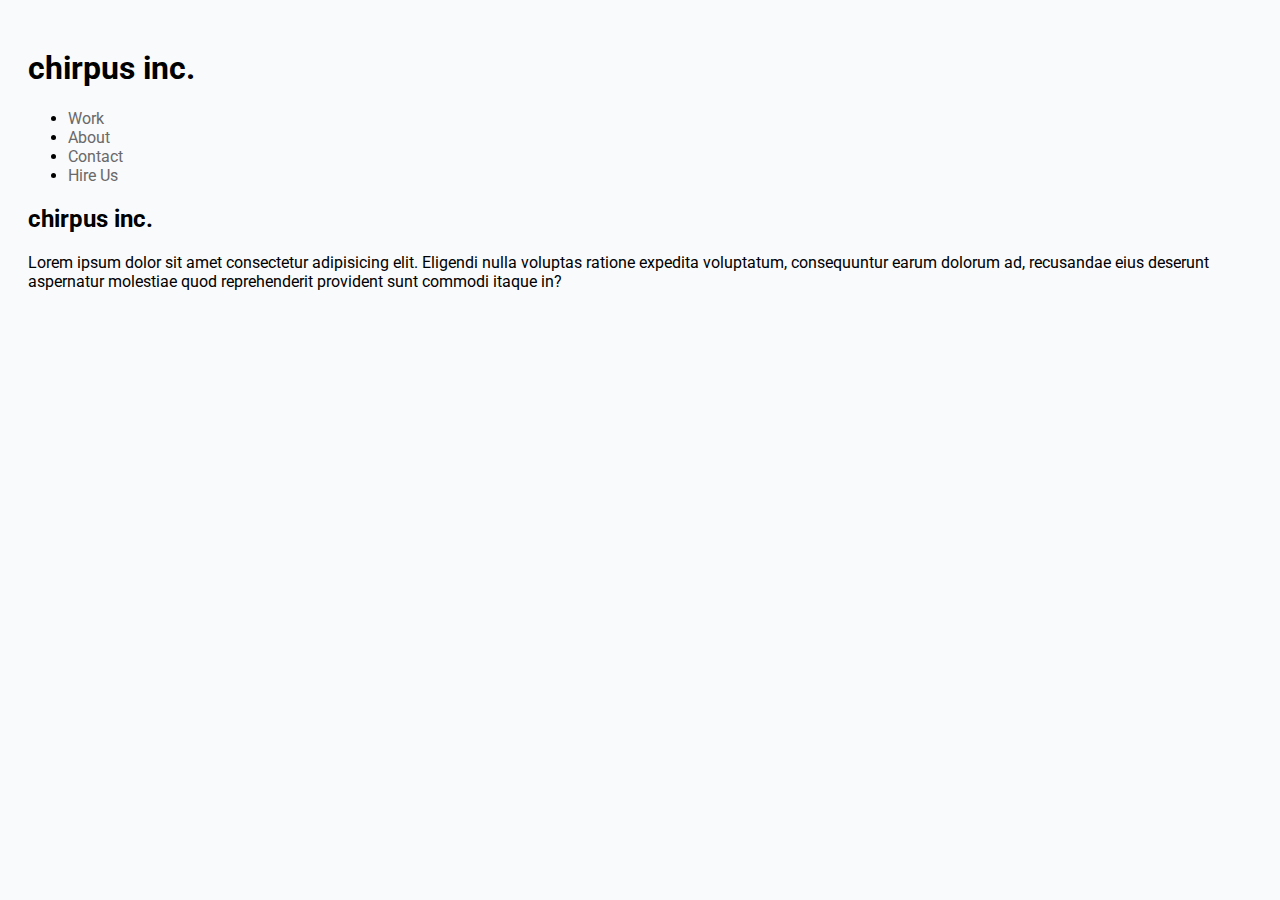
<file: 01-lab1-pt1/index.html>
<!DOCTYPE html>
<html lang="en">
  <head>
    <meta charset="UTF-8" />
    <meta http-equiv="X-UA-Compatible" content="IE=edge" />
    <meta name="viewport" content="width=device-width, initial-scale=1.0" />
    <title>chirpus</title>
    <link rel="stylesheet" href="style.css" />
    <link rel="preconnect" href="https://fonts.googleapis.com" />
    <link rel="preconnect" href="https://fonts.gstatic.com" crossorigin />
    <link
      href="https://fonts.googleapis.com/css2?family=Roboto&display=swap"
      rel="stylesheet"
    />
  </head>
  <body>
    <header>
      <h1>chirpus inc.</h1>
      <nav class="header-nav">
        <ul class="nav-list">
          <li><a href="#">Work</a></li>
          <li><a href="#">About</a></li>
          <li><a href="#">Contact</a></li>
          <li><a href="#" class="button">Hire Us</a></li>
        </ul>
      </nav>
    </header>
    <main>
      <h2 class="about-heading">chirpus inc.</h2>
      <p class="about-text">
        Lorem ipsum dolor sit amet consectetur adipisicing elit. Eligendi nulla
        voluptas ratione expedita voluptatum, consequuntur earum dolorum ad,
        recusandae eius deserunt aspernatur molestiae quod reprehenderit
        provident sunt commodi itaque in?
      </p>
    </main>
    <footer></footer>
  </body>
</html>
</file>
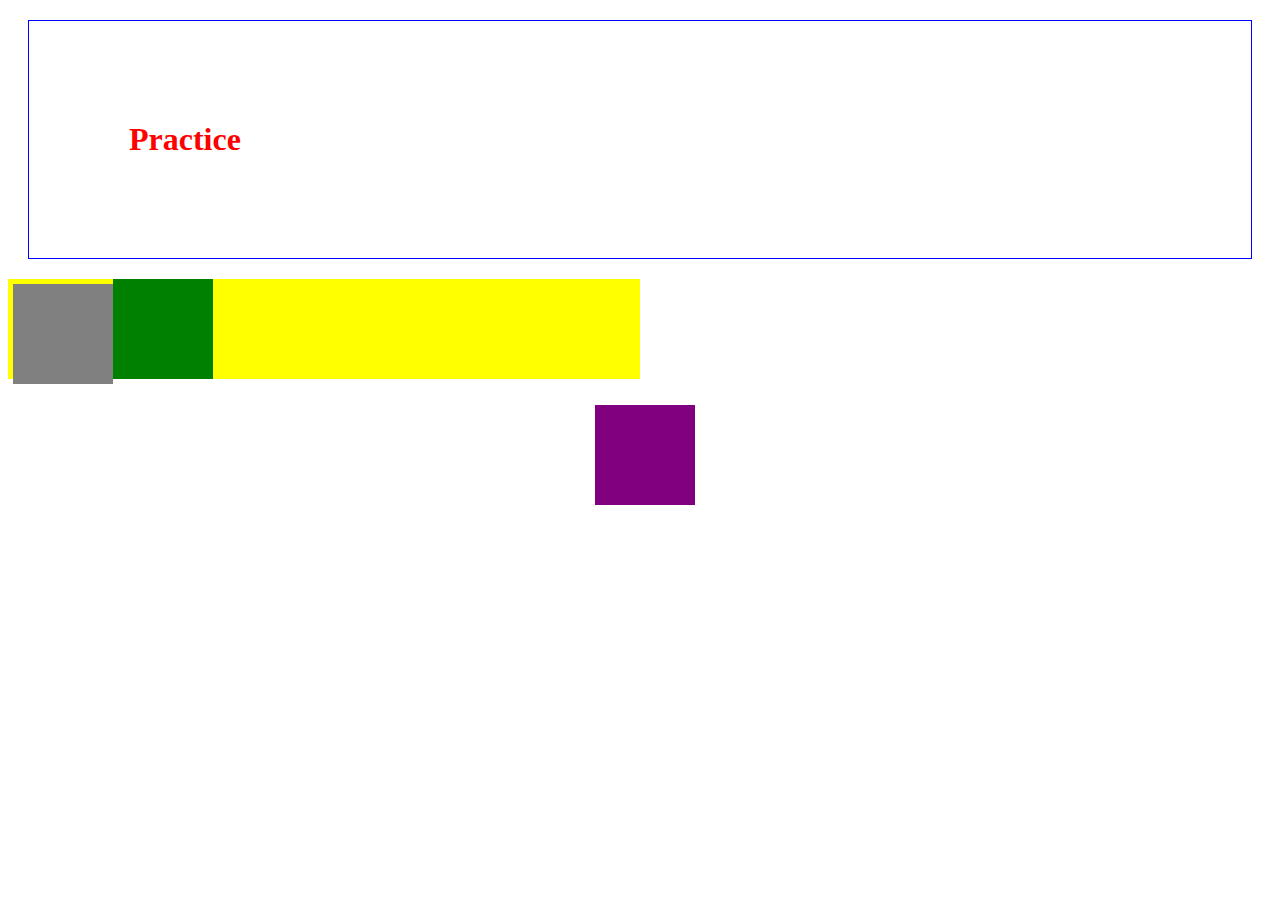
<file: 01-practice/index.html>
<!DOCTYPE html>
<html lang="en">
  <head>
    <meta charset="UTF-8" />
    <meta http-equiv="X-UA-Compatible" content="IE=edge" />
    <meta name="viewport" content="width=device-width, initial-scale=1.0" />
    <title>Practice</title>
    <link rel="stylesheet" href="style.css" />
  </head>
  <body>
    <header>
      <h1>Practice</h1>
    </header>
    <main>
      <div class="boxContainer">
        <div class="box relative"></div>
        <div class="box absolute"></div>
        <div class="box fixed"></div>
      </div>
    </main>
  </body>
</html>
</file>
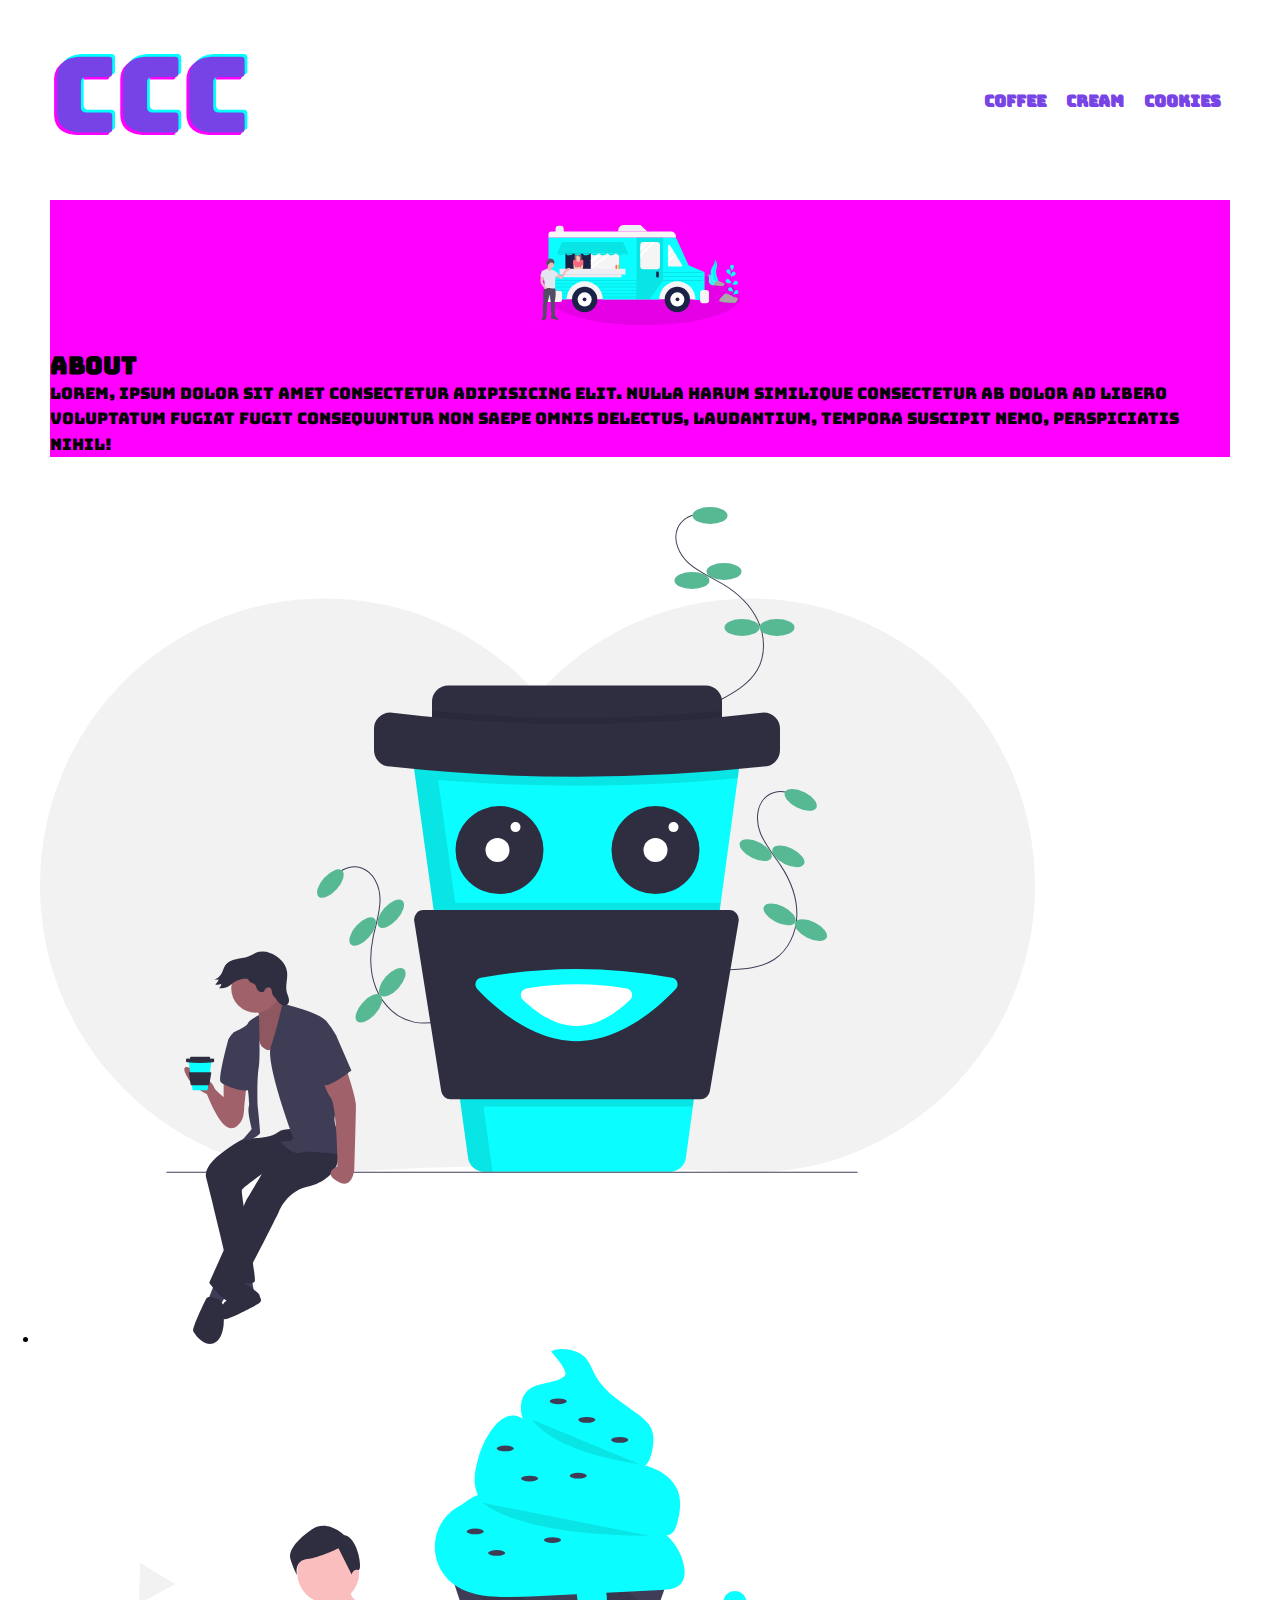
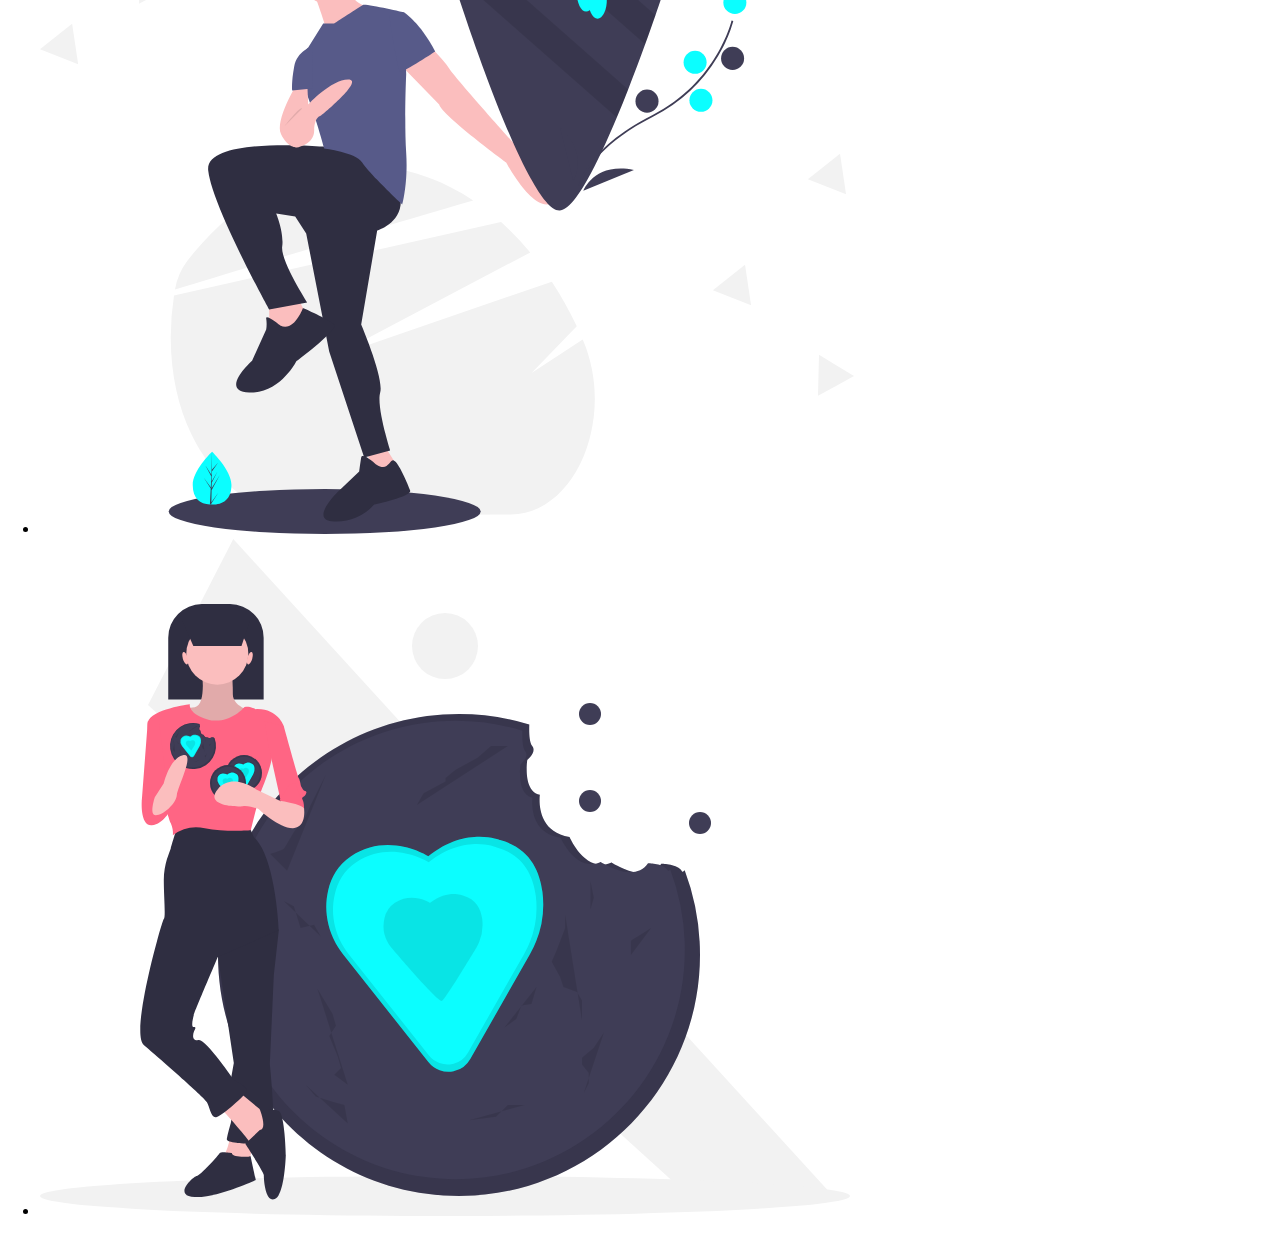
<file: 02-coffeecreamcookies-pt1/index.html>
<!DOCTYPE html>
<html lang="en">
  <head>
    <meta charset="UTF-8" />
    <meta http-equiv="X-UA-Compatible" content="IE=edge" />
    <meta name="viewport" content="width=device-width, initial-scale=1.0" />
    <title>Document</title>
    <link rel="stylesheet" href="style.css" />
    <link rel="preconnect" href="https://fonts.googleapis.com" />
    <link rel="preconnect" href="https://fonts.gstatic.com" crossorigin />
    <link
      href="https://fonts.googleapis.com/css2?family=Bungee&display=swap"
      rel="stylesheet"
    />
  </head>
  <body>
    <header>
      <h1>
        <img
          src="assets/Assets-20220927T191130Z-001/Assets/ccc.svg"
          alt="ccc"
        />
      </h1>
      <nav class="header-nav">
        <ul class="nav-links">
          <li><a href="#">COFFEE</a></li>
          <li><a href="#">CREAM</a></li>
          <li><a href="#">COOKIES</a></li>
        </ul>
      </nav>
    </header>

    <main>
      <section class="top-main">
        <img
          src="assets/Assets-20220927T191130Z-001/Assets/food-truck.svg"
          alt="food-truck"
        />
        <div class="about">
          <h2>About</h2>
          <p>
            Lorem, ipsum dolor sit amet consectetur adipisicing elit. Nulla
            harum similique consectetur ab dolor ad libero voluptatum fugiat
            fugit consequuntur non saepe omnis delectus, laudantium, tempora
            suscipit nemo, perspiciatis nihil!
          </p>
        </div>
      </section>
      <section class="bottom-main">
        <ul class="menu">
          <li>
            <a href="#"
              ><img
                src="assets/Assets-20220927T191130Z-001/Assets/coffee.svg"
                alt="Coffee"
            /></a>
          </li>
          <li>
            <a href="#"
              ><img
                src="assets/Assets-20220927T191130Z-001/Assets/cream.svg"
                alt="Cream"
            /></a>
          </li>
          <li>
            <a href="#"
              ><img
                src="assets/Assets-20220927T191130Z-001/Assets/cookie.svg"
                alt="Cookies"
            /></a>
          </li>
        </ul>
      </section>
    </main>
  </body>
</html>
</file>
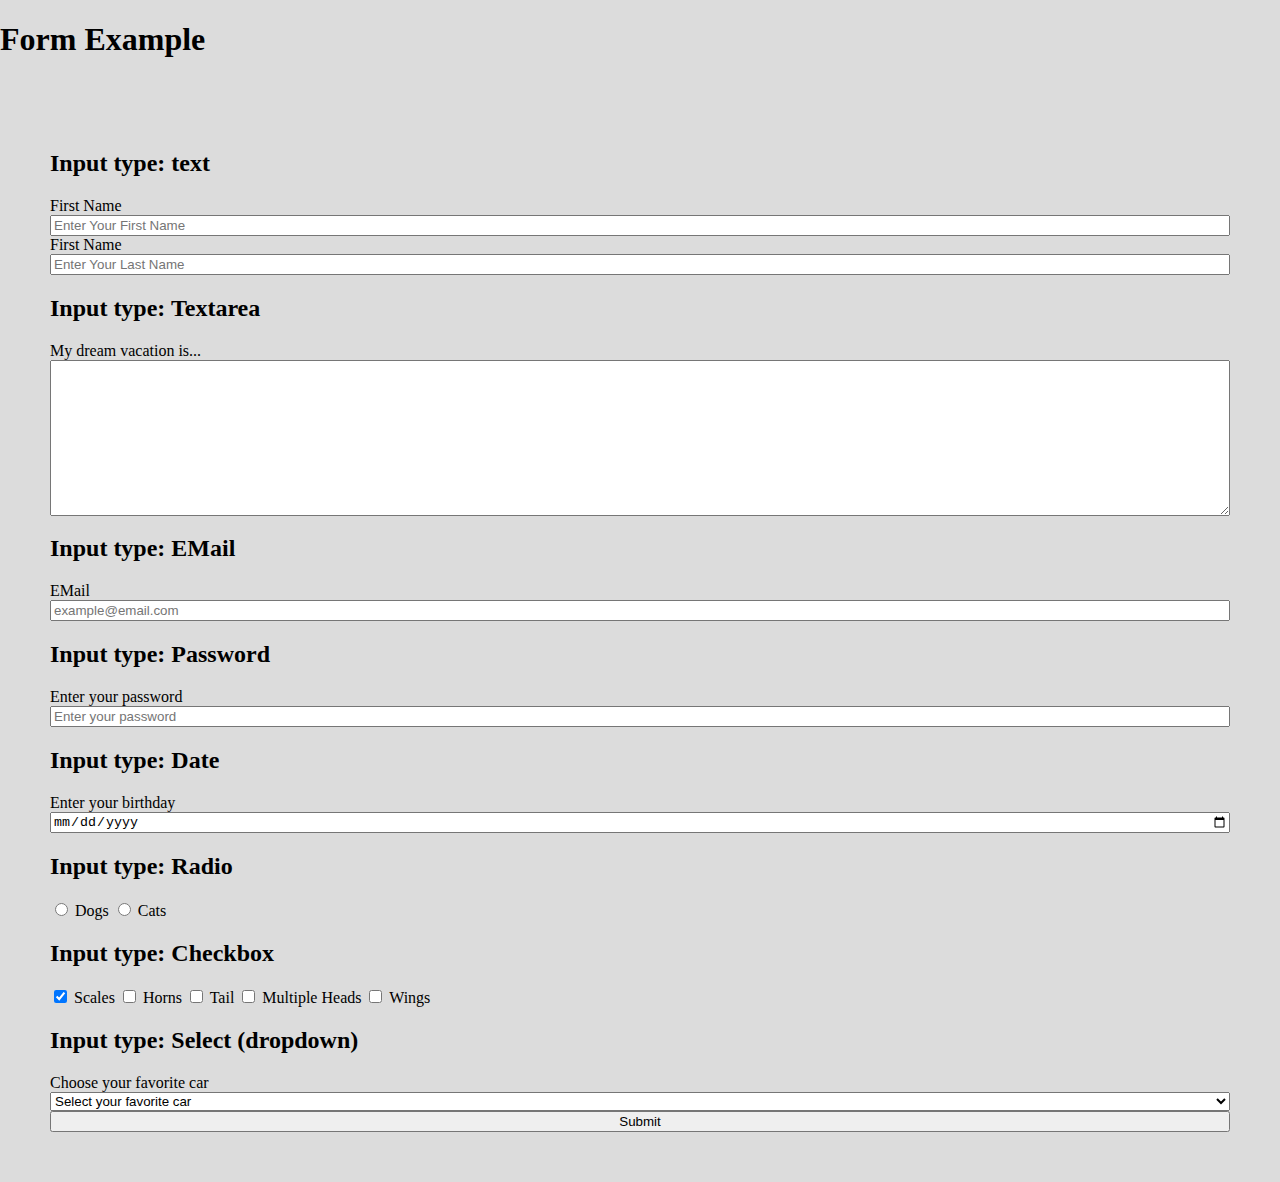
<file: 02-forms-practice/index.html>
<!DOCTYPE html>
<html lang="en">
  <head>
    <meta charset="UTF-8" />
    <meta http-equiv="X-UA-Compatible" content="IE=edge" />
    <meta name="viewport" content="width=device-width, initial-scale=1.0" />
    <title>Document</title>
    <link rel="stylesheet" href="style.css" />
  </head>
  <body>
    <h1>Form Example</h1>
    <form class="form-container">
      <div>
        <h2>Input type: text</h2>
        <label for="first-name"> First Name</label>
        <input
          type="text"
          name="first-name"
          id="first-name"
          placeholder="Enter Your First Name"
        />
        <label for="last-name"> First Name</label>
        <input
          type="text"
          name="last-name"
          id="last-name"
          placeholder="Enter Your Last Name"
        />
      </div>
      <div>
        <h2>Input type: Textarea</h2>
        <label for="vacation">My dream vacation is...</label>
        <textarea name="vacation" id="vacation" cols="30" rows="10"></textarea>
      </div>
      <div>
        <h2>Input type: EMail</h2>
        <label for="email">EMail</label>
        <input
          type="email"
          name="email"
          id="email"
          placeholder="example@email.com"
        />
      </div>
      <div>
        <h2>Input type: Password</h2>
        <label for="pw">Enter your password</label>
        <input
          type="password"
          name="pw"
          id="pw"
          placeholder="Enter your password"
        />
      </div>
      <div>
        <h2>Input type: Date</h2>
        <label for="dob">Enter your birthday</label>
        <input type="date" name="dob" id="dob" />
      </div>
      <div class="unflex">
        <h2>Input type: Radio</h2>
        <input type="radio" name="animal" id="dog" value="dog" />
        <label for="dog">Dogs</label>
        <input type="radio" name="animal" id="cat" value="cat" />
        <label for="dog">Cats</label>
      </div>
      <div class="unflex">
        <h2>Input type: Checkbox</h2>
        <input type="checkbox" name="scales" id="scales" checked />
        <label for="scales">Scales</label>
        <input type="checkbox" name="horns" id="horns" />
        <label for="horns">Horns</label>
        <input type="checkbox" name="tail" id="tail" />
        <label for="tail">Tail</label>
        <input type="checkbox" name="heads" id="heads" />
        <label for="heads">Multiple Heads</label>
        <input type="checkbox" name="wings" id="wings" />
        <label for="wings">Wings</label>
      </div>
      <div>
        <h2>Input type: Select (dropdown)</h2>
        <label for="cars">Choose your favorite car</label>
        <select name="cars" id="cars">
          <option value="" disabled selected>Select your favorite car</option>
          <option value="Mini">Cooper-S</option>
          <option value="Cadillac">Lyric</option>
          <option value="Chevrolette">C8</option>
          <option value="Dodge">Dart</option>
          <option value="Tesla">ModelX</option>
        </select>
      </div>
      <div>
        <input type="submit" value="Submit" />
      </div>
    </form>
  </body>
</html>
</file>
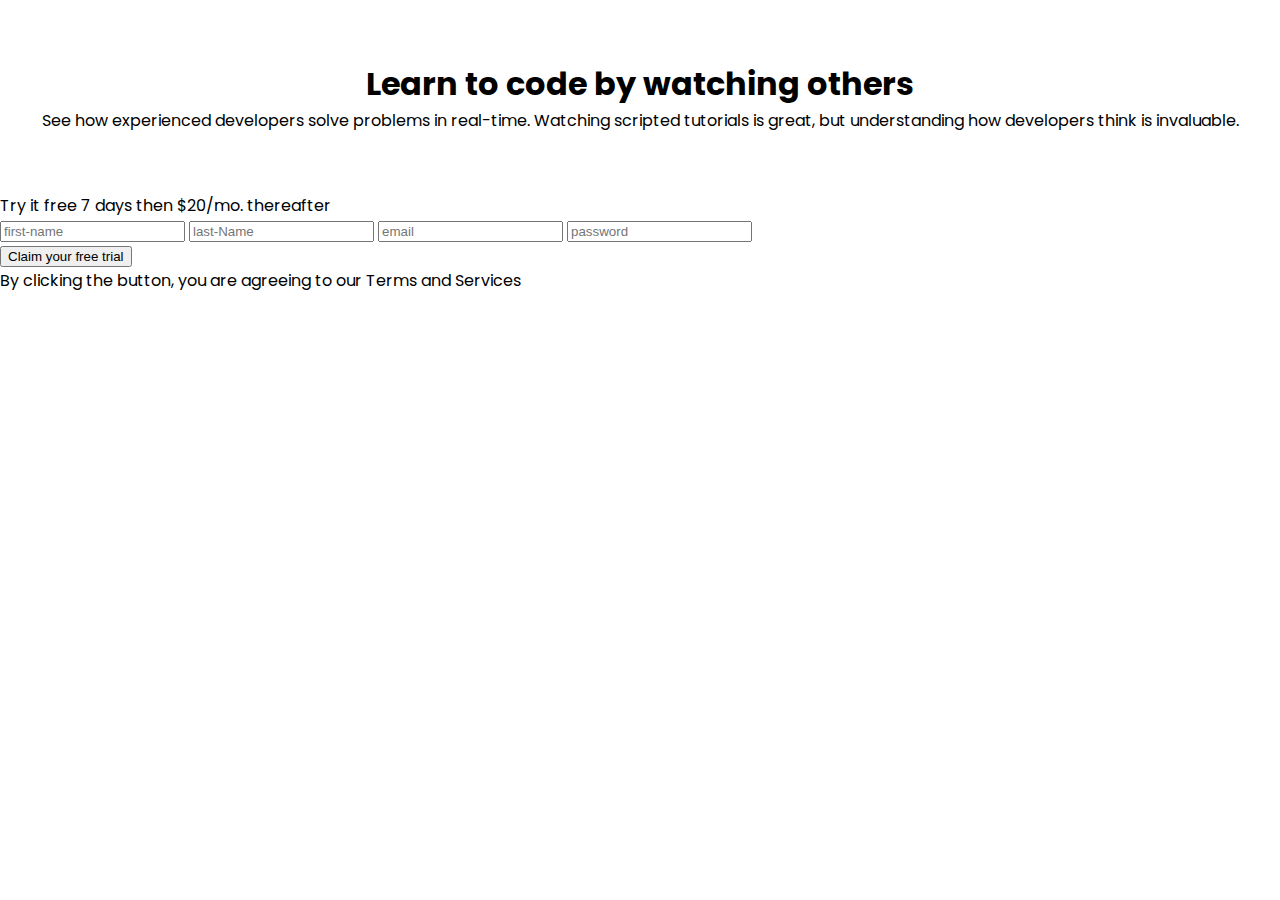
<file: 03-intro-component-with-signup-form-master/index.html>
<!DOCTYPE html>
<html lang="en">
  <head>
    <meta charset="UTF-8" />
    <meta name="viewport" content="width=device-width, initial-scale=1.0" />
    <!-- displays site properly based on user's device -->

    <link
      rel="icon"
      type="image/png"
      sizes="32x32"
      href="./images/favicon-32x32.png"
    />

    <title>Frontend Mentor | Intro component with sign up form</title>
    <link rel="preconnect" href="https://fonts.googleapis.com" />
    <link rel="preconnect" href="https://fonts.gstatic.com" crossorigin />
    <link
      href="https://fonts.googleapis.com/css2?family=Poppins:wght@400;600&display=swap"
      rel="stylesheet"
    />
    <link rel="stylesheet" href="style.css" />
  </head>
  <body>
    <main>
      <section class="top-main">
        <h1 class="learn">Learn to code by watching others</h1>

        <p class="learn-cont">
          See how experienced developers solve problems in real-time. Watching
          scripted tutorials is great, but understanding how developers think is
          invaluable.
        </p>
      </section>
      <section class="try">
        <p>
          <span class="bold"> Try it free 7 days </span> then $20/mo. thereafter
        </p>
      </section>
      <section class="bottom-main">
        <form>
          <label for=""></label>
          <input
            type="text"
            id="first-name"
            name="first-name"
            placeholder="first-name"
          />
          <label for=""></label>
          <input
            type="text"
            id="last-Name"
            name="last-Name"
            placeholder="last-Name"
          />
          <label for=""></label>
          <input type="text" id="email" name="email" placeholder="email" />
          <label for=""></label>
          <input
            type="text"
            id="password"
            name="password"
            placeholder="password"
          />
          <div class="claim-btn">
            <button class="claim">Claim your free trial</button>
          </div>
          <p>
            By clicking the button, you are agreeing to our
            <span class="bold"> Terms and Services</span>
          </p>
        </form>
      </section>
    </main>
  </body>
</html>
</file>
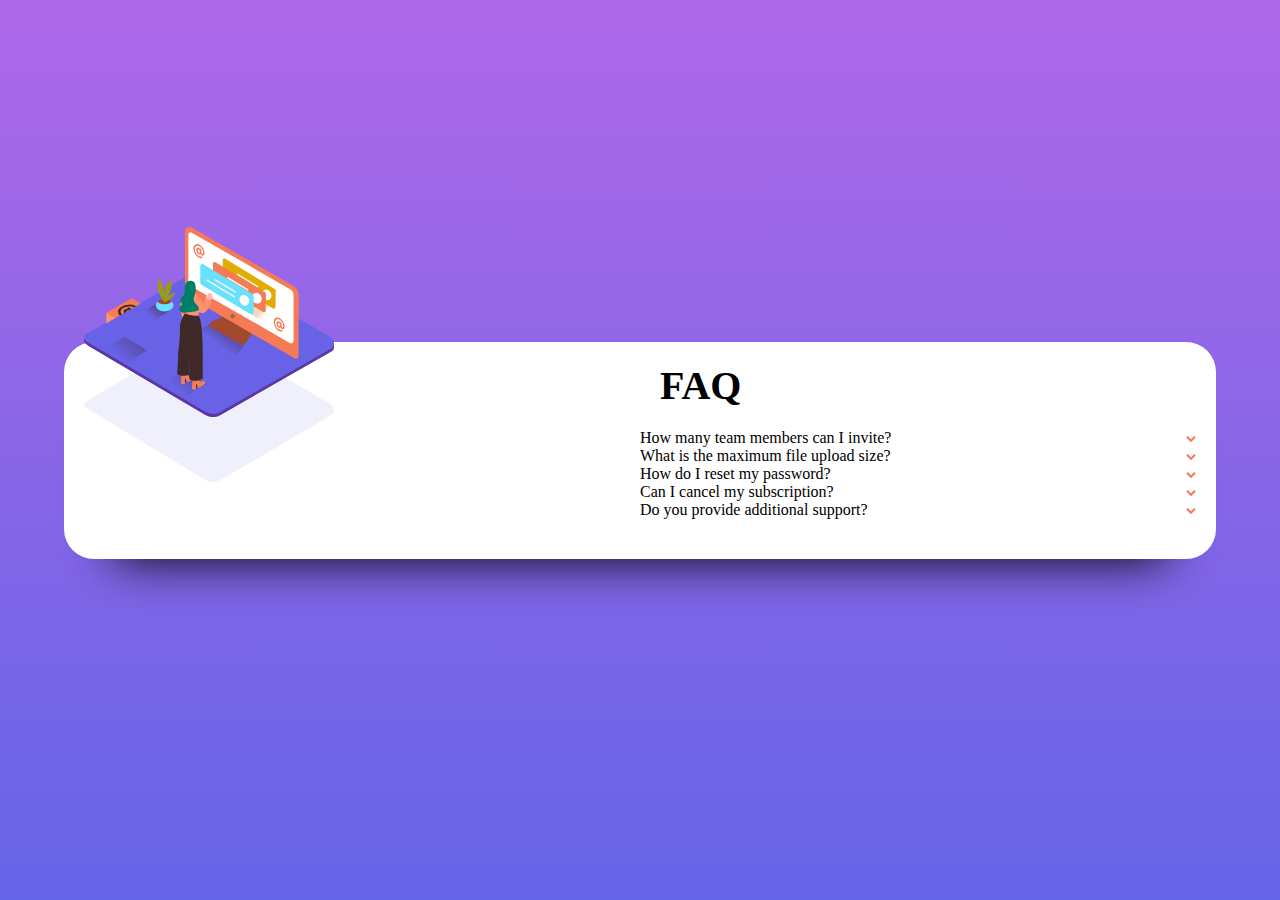
<file: 04-faq-accordion-card-main/index.html>
<!DOCTYPE html>
<html lang="en">
  <head>
    <meta charset="UTF-8" />
    <meta name="viewport" content="width=device-width, initial-scale=1.0" />
    <link
      rel="icon"
      type="image/png"
      sizes="32x32"
      href="./images/favicon-32x32.png"
    />
    <title>Frontend Mentor | FAQ Accordion Card</title>
    <link rel="preconnect" href="https://fonts.googleapis.com" />
    <link rel="preconnect" href="https://fonts.gstatic.com" crossorigin />
    <link
      href="https://fonts.googleapis.com/css2?family=Kumbh+Sans:wght@400;700&display=swap"
      rel="stylesheet"
    />
    <link rel="stylesheet" href="style.css" />
  </head>
  <body>
    <main>
      <section class="assets-container">
        <div>
          <img
            src="images/illustration-woman-online-mobile.svg"
            alt="woman-looking-at-computer"
            class="faq-art"
          />
          <img src="images/bg-pattern-mobile.svg" alt="shadow" class="shadow" />
        </div>
        <div class="desktop-assets">
          <img
            src="images/illustration-woman-online-desktop.svg"
            alt="woman-looking-at-computer"
            class="faq-art"
          />
        </div>
      </section>
      <section class="faq-container">
        <h1>FAQ</h1>
        <ul class="faq-list">
          <li>
            <p>How many team members can I invite?</p>
            <img src="images/icon-arrow-down.svg" alt="arrow-down" />
          </li>
          <li>
            <p>What is the maximum file upload size?</p>
            <img src="images/icon-arrow-down.svg" alt="arrow-down" />
          </li>
          <li>
            <p>How do I reset my password?</p>
            <img src="images/icon-arrow-down.svg" alt="arrow-down" />
          </li>
          <li>
            <p>Can I cancel my subscription?</p>
            <img src="images/icon-arrow-down.svg" alt="arrow-down" />
          </li>
          <li>
            <p>Do you provide additional support?</p>
            <img src="images/icon-arrow-down.svg" alt="arrow-down" />
          </li>
        </ul>
      </section>
    </main>
  </body>
</html>
</file>
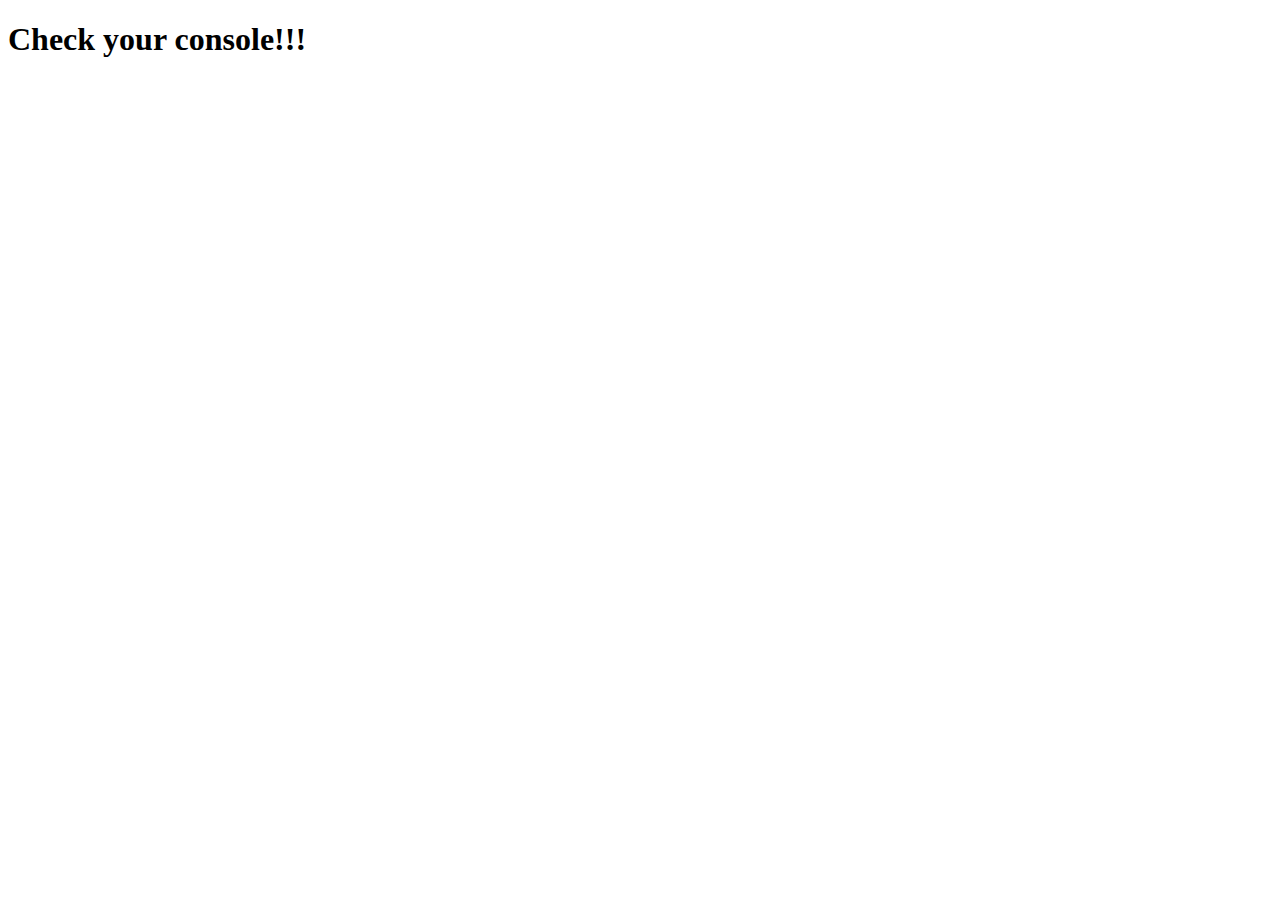
<file: Unit3/index.html>
<!DOCTYPE html>
<html lang="en">
  <head>
    <meta charset="UTF-8" />
    <meta http-equiv="X-UA-Compatible" content="IE=edge" />
    <meta name="viewport" content="width=device-width, initial-scale=1.0" />
    <title>Document</title>
  </head>
  <body>
    <h1>Check your console!!!</h1>
    <!-- keep js script link at very bottom-->
    <script src="script.js"></script>
  </body>
</html>
</file>
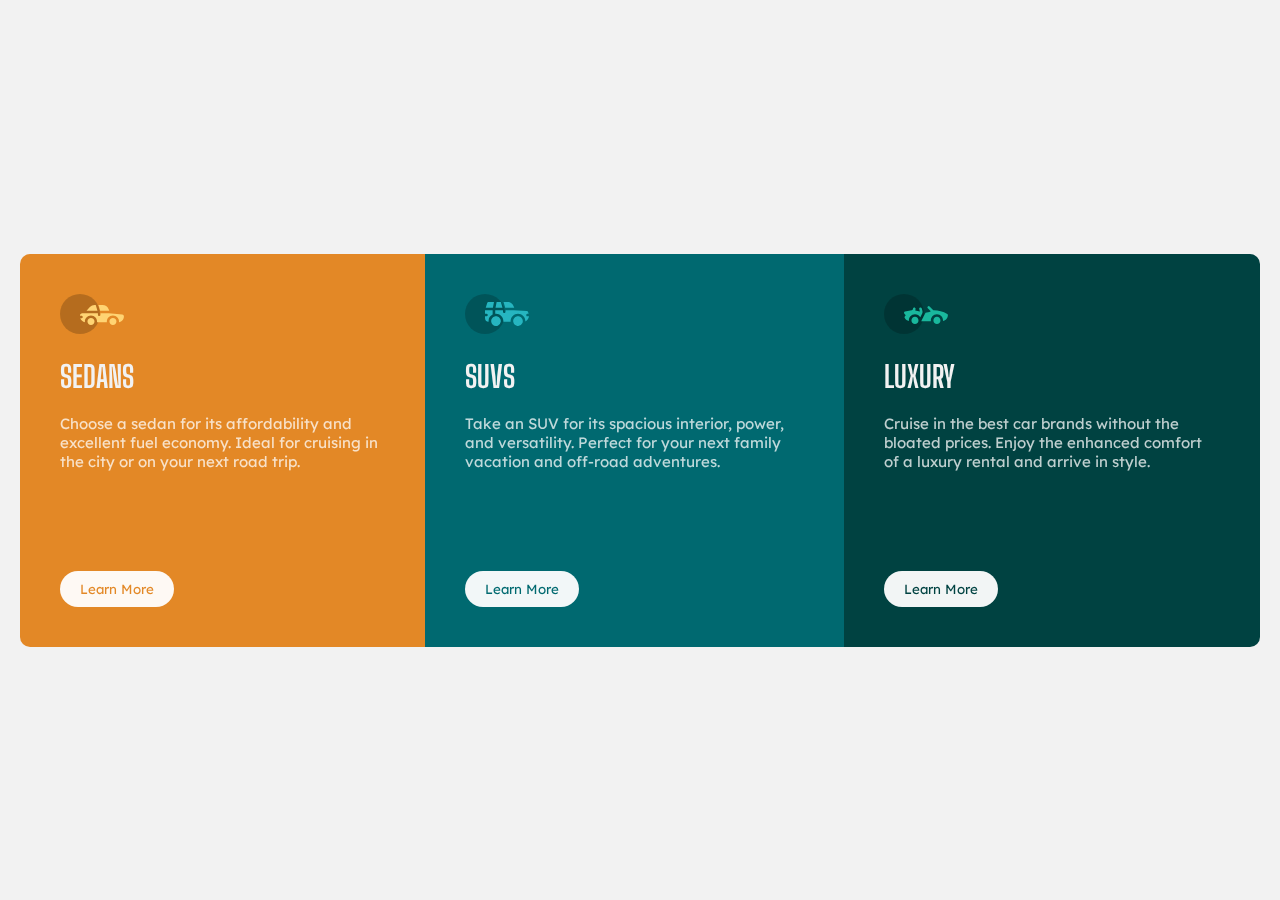
<file: 03-column-component/3-column-preview-card-component-main/index.html>
<!DOCTYPE html>
<html lang="en">
  <head>
    <meta charset="UTF-8" />
    <meta name="viewport" content="width=device-width, initial-scale=1.0" />
    <!-- displays site properly based on user's device -->

    <link
      rel="icon"
      type="image/png"
      sizes="32x32"
      href="./images/favicon-32x32.png"
    />
    <link rel="stylesheet" href="style.css" />
    <title>Frontend Mentor | 3-column preview card component</title>
    <link rel="preconnect" href="https://fonts.googleapis.com" />
    <link rel="preconnect" href="https://fonts.gstatic.com" crossorigin />
    <link
      href="https://fonts.googleapis.com/css2?family=Big+Shoulders+Display:wght@700&family=Lexend+Deca&display=swap"
      rel="stylesheet"
    />
  </head>
  <body>
    <main>
      <section class="car-container sedans">
        <div>
          <img src="images/icon-sedans.svg" alt="sedan" class="car-img" />
          <h2 class="car-heading">Sedans</h2>
          <p class="car-copy">
            Choose a sedan for its affordability and excellent fuel economy.
            Ideal for cruising in the city or on your next road trip.
          </p>
        </div>
        <button class="learn-more-btn">Learn More</button>
      </section>
      <section class="car-container suvs">
        <div>
          <img src="images/icon-suvs.svg" alt="suv" class="car-img" />
          <h2 class="car-heading">SUVs</h2>
          <p class="car-copy">
            Take an SUV for its spacious interior, power, and versatility.
            Perfect for your next family vacation and off-road adventures.
          </p>
        </div>
        <button class="learn-more-btn">Learn More</button>
      </section>
      <section class="car-container luxury">
        <div>
          <img src="images/icon-luxury.svg" alt="luxury car" class="car-img" />
          <h2 class="car-heading">Luxury</h2>
          <p class="car-copy">
            Cruise in the best car brands without the bloated prices. Enjoy the
            enhanced comfort of a luxury rental and arrive in style.
          </p>
        </div>
        <button class="learn-more-btn">Learn More</button>
      </section>
    </main>
  </body>
</html>
</file>
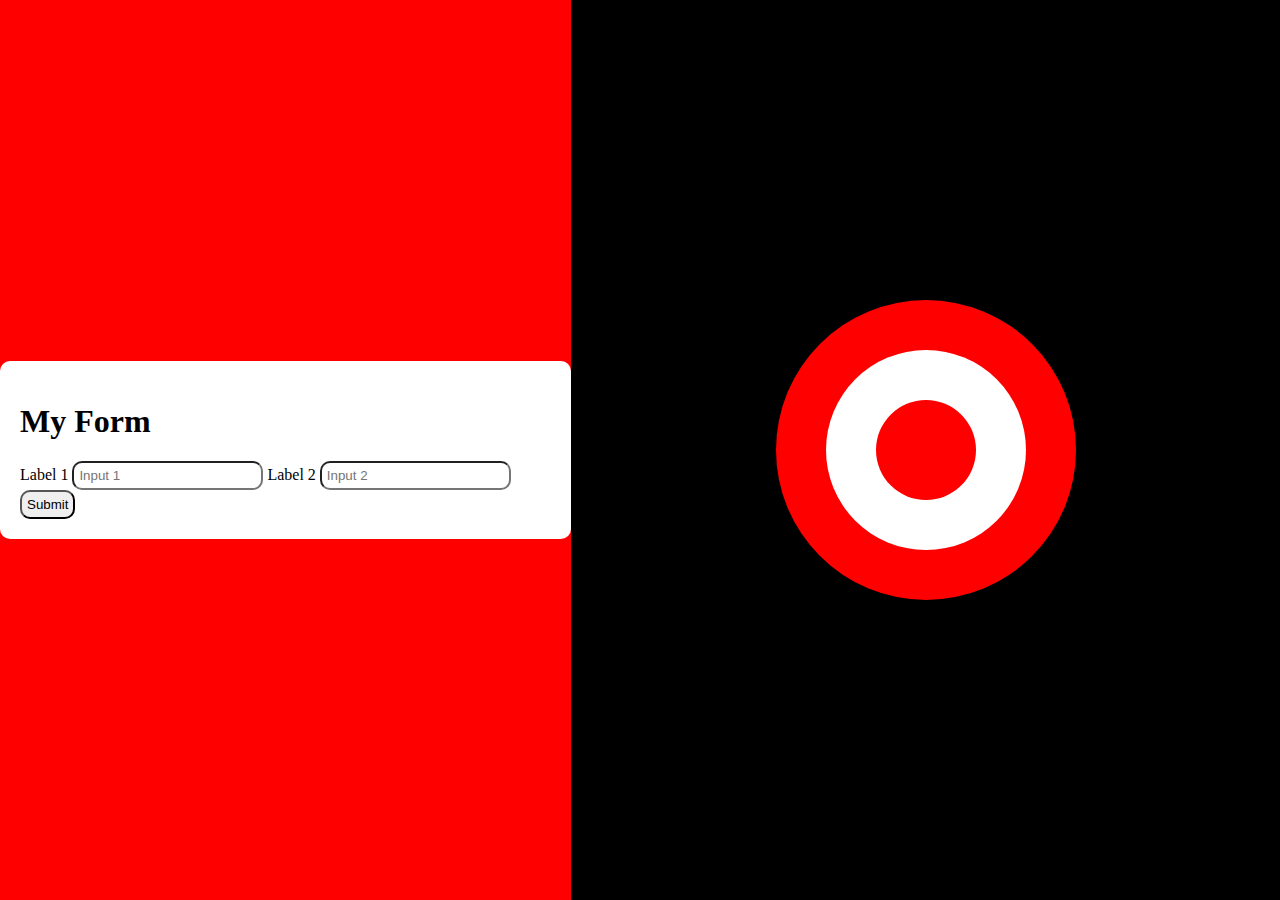
<file: Practice/rainbow-tiles/index.html>
<!DOCTYPE html>
<html lang="en">
  <head>
    <meta charset="UTF-8" />
    <meta http-equiv="X-UA-Compatible" content="IE=edge" />
    <meta name="viewport" content="width=device-width, initial-scale=1.0" />
    <title>Document</title>
    <link rel="stylesheet" href="style.css" />
  </head>
  <body>
    <form action="my-form">
      <h1>My Form</h1>
      <label for="label-1">Label 1</label>
      <input id="label-1" placeholder="Input 1" />
      <label for="label-2">Label 2</label>
      <input id="label-2" placeholder="Input 2" />
      <button>Submit</button>
    </form>
    <div class="circles-parent">
      <div class="small-circle"></div>
      <div class="medium-circle"></div>
      <div class="large-circle"></div>
    </div>
  </body>
</html>
</file>
<file: 01-lab1-pt1/style.css>
body {
  font-family: "Roboto", sans-serif;
  background-color: #f9fafc;
  padding: 20px;
}

h1 {
  font-size: 16 px;
}

nav-list {
  list-style: none;
}

a {
  text-decoration: none;
  color: #69696a;
}
</file>
<file: 01-practice/style.css>
h1 {
    color: red;
    margin: 20px;
    border: 1px solid blue;
    padding: 100px;
}

.boxContainer {
    position: relative;
    background-color: yellow;
    /* left: 100px; */
    width: 50%;
}

.box {
    width: 100px;
    height: 100px;
    background-color: green;
    margin: 5px;
}

.relative {
    position: relative;
    /* offsets: top, bottom, right, left */
    left: 100px;
}

.absolute {
    background-color: gray;
    position:absolute;
    top: 0;
    left: 0;
}

.fixed {
    background-color: purple;
    position: fixed;
    top: 50%;
   /* right: 0;*/
   left: 50%;
   transform: translate(-50%, -50%);
}

div.box.fixed{
    
}
</file>
<file: 02-coffeecreamcookies-pt1/style.css>
body,
h1,
h2,
.nav-links,
p {
  margin: 0;
  padding: 0;
}
body {
  font-family: "Bungee", sans-serif;
}

header {
  display: flex;
  justify-content: space-between;
  align-items: center;
  height: 100px;
}

header,
.top-main {
  margin: 50px;
}

.nav-links {
  display: flex;
  list-style-type: none;
  font-family: "Bungee", sans-serif;
}
.nav-links li {
  padding: 10px;
}
.nav-links a {
  text-decoration: none;
  color: #7944e6;
  text-shadow: 1px 1px;
}
.top-main {
  display: flex;
  flex-direction: column;
  align-items: center;
  background-color: #ff00ff;
}
.top-main img {
  margin: 25px 0;
  width: 200px;
}
.top-main .about {
  display: flex;
  flex-direction: column;
  font-family: "Bungee", sans-serif;
}
.top-main .about p {
  line-height: 1.6;
}
</file>
<file: 02-forms-practice/style.css>
body {
  margin: 0;
  background-color: gainsboro;
}

.title {
  text-align: center;
  color: royalblue;
}

.form-container {
  display: flex;
  flex-direction: column;
  justify-content: center;
  padding: 50px;
}

.form-container div {
  display: flex;
  flex-direction: column;
}

.example-form {
  width: 50%;
  display: flex;
  flex-direction: column;
  padding: 20px;
  border-radius: 10px;
  background-color: white;
  box-shadow: 0 19px 38px rgba(0, 0, 0, 0.3), 0 15px 12px rgba(0, 0, 0, 0.22);
  margin-bottom: 40px;
}

.example-form h2 {
  color: royalblue;
}

div.unflex {
  display: block;
}
</file>
<file: Practice/rainbow-tiles/style.css>
body {
  display: flex;
  justify-content: center;
  align-items: center;
  height: 100vh;
  background-color: red;
  margin: 0;
}

form {
  background-color: white;
  width: 75%;
  padding: 20px;
  border-radius: 10px;
}

input,
button {
  border-radius: 10px;
  padding: 5px;
}

@media only screen and (min-width: 800px) {
  body {
    flex-direction: row;
  }
  .circles-parent {
    position: relative;
    display: flex;
    align-items: center;
    height: 100vh;
    background-color: black;
    width: 100%;
  }
  .small-circle {
    position: absolute;
    transform: translate(-50%, -50%);
    left: 50%;
    top: 50%;
    align-self: center;
    width: 100px;
    height: 100px;
    background-color: red;
    border-radius: 50%;
    z-index: 3;
  }
  .medium-circle {
    position: absolute;
    transform: translate(-50%, -50%);
    left: 50%;
    top: 50%;
    width: 200px;
    height: 200px;
    background-color: white;
    border-radius: 50%;
    z-index: 2;
  }
  .large-circle {
    position: absolute;
    transform: translate(-50%, -50%);
    left: 50%;
    top: 50%;
    width: 300px;
    height: 300px;
    background-color: red;
    border-radius: 50%;
    z-index: 1;
  }
  form {
    width: 75%;
  }
}
</file>
<file: 03-intro-component-with-signup-form-master/style.css>
/*reset*/
body,
h1,
p {
  margin: 0;
  font-family: "Poppins", sans-serif;
}

main {
  display: flex;
  flex-direction: column;
}

.top-main {
  display: flex;
  flex-direction: column;
  align-items: center;
  text-align: center;
  padding: 60px 10px;
}

h1 .learn {
  padding: 20px;
}

.learn-cont {
  font-size: 16px;
}
</file>
<file: 04-faq-accordion-card-main/style.css>
/*reset*/
body,
h1,
p,
ul {
  margin: 0;
  padding: 0;
}

body {
  background: linear-gradient(hsl(273, 75%, 66%), hsl(240, 73%, 65%));
  height: 100vh;
  display: flex;
  justify-content: center;
  align-items: center;
}

main {
  background-color: white;
  border-radius: 30px;
  width: 90%;
  position: relative;
  display: flex;
  flex-direction: column;
  align-items: center;
  padding: 0 20px 40px 20px;
  box-sizing: border-box;
  box-shadow: 0 50px 50px -50px black;
}

h1 {
  margin: 20px;
  font-size: 40px;
}

.mobile-assets {
  display: block;
}

.faq-art {
  width: 250px;
  position: absolute;
  top: -115px;
}

.shadow {
  width: 250px;
}

.faq-list {
  list-style: none;
  width: 100%;
}

.faq-list li {
  display: flex;
  align-items: baseline;
  justify-content: space-between;
}

@media only screen and (min-width: 768px) {
  main {
    flex-direction: row;
  }

  .assets-container,
  .faq-container {
    flex: 1;
  }

  .mobile-assets {
    display: none;
  }

  .desktop-assets {
    display: block;
  }
}
</file>
<file: 03-column-component/3-column-preview-card-component-main/style.css>
/* resets */
body,
h2,
p {
  margin: 0;
}

body {
  /* font-family: 'Big Shoulders Display', cursive; */
  font-family: "Lexend Deca", sans-serif;
  font-size: 15px;
  background-color: hsl(0, 0%, 95%);
}

main {
  margin: 75px 20px;
}

.car-container {
  padding: 40px;
  /* display: flex;
  flex-direction: column;
  align-items: flex-start;
  justify-content: space-between;
  height: 250px; */
}

.sedans {
  background-color: hsl(31, 77%, 52%);
  border-radius: 10px 10px 0 0;
}

.suvs {
  background-color: hsl(184, 100%, 22%);
}

.luxury {
  background-color: hsl(179, 100%, 13%);
  border-radius: 0 0 10px 10px;
}

.car-heading {
  margin: 20px 0;
  color: hsl(0, 0%, 95%);
  font-family: "Big Shoulders Display", cursive;
  font-size: 30px;
  text-transform: uppercase;
}

.car-copy {
  color: hsla(0, 0%, 100%, 0.75);
}

.learn-more-btn {
  background-color: hsl(0, 0%, 95%);
  border-radius: 30px;
  border: 0;
  font-family: "Lexend Deca", sans-serif;
  padding: 10px 20px;
  margin-top: 20px;
  mix-blend-mode: screen;
}

/*.sedans .learn-more-btn {
  color: hsl(31, 77%, 52%);
}

.suvs .learn-more-btn {
  color: hsl(184, 100%, 22%);
}

.luxury .learn-more-btn {
  color: hsl(179, 100%, 13%);
}*/

@media only screen and (min-width: 768px) {
  body {
    display: flex;
    justify-content: center;
    align-items: center;
    height: 100vh;
  }

  main {
    display: flex;
  }
  .car-container {
    /*width: 300px;*/
  }

  .sedans {
    border-radius: 10px 0 0 10px;
  }
  .suvs {
  }

  .luxury {
    border-radius: 0 10px 10px 0;
  }

  .learn-more-btn {
    margin-top: 100px;
  }
}
</file>
